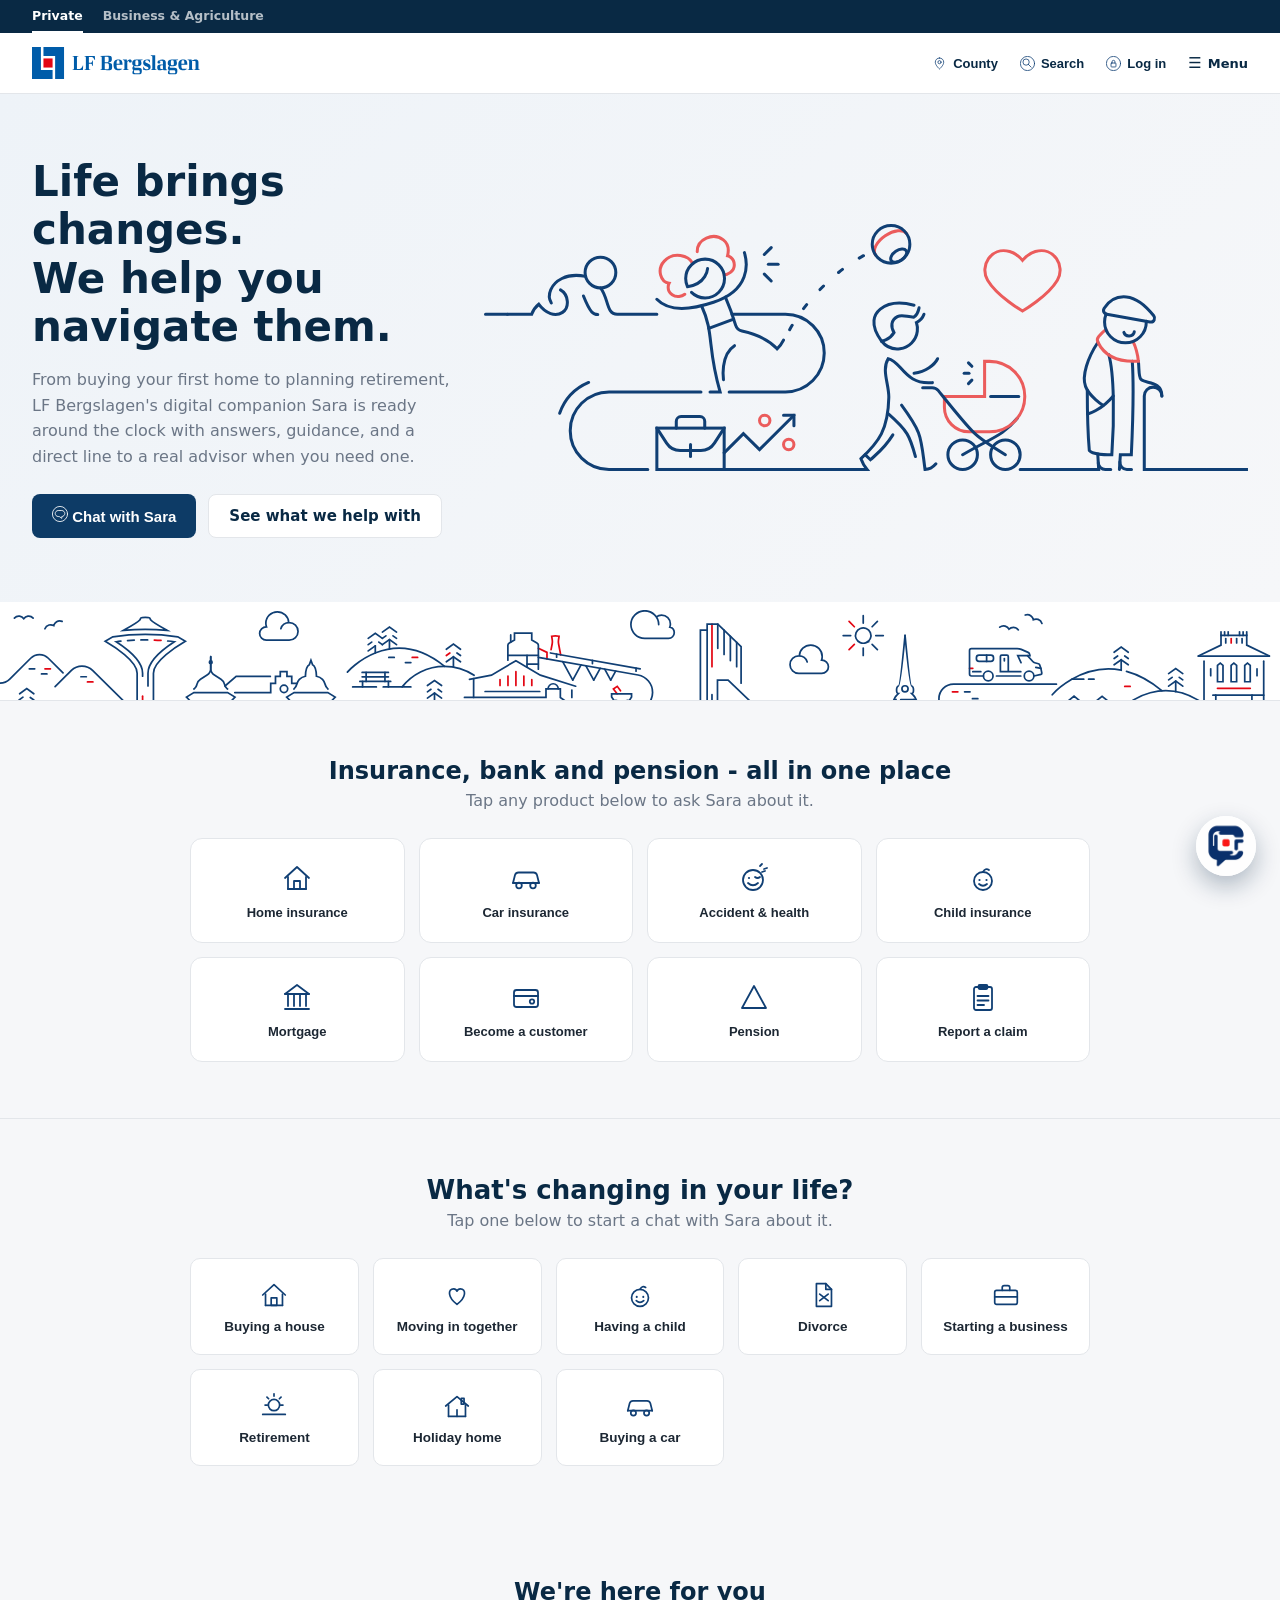
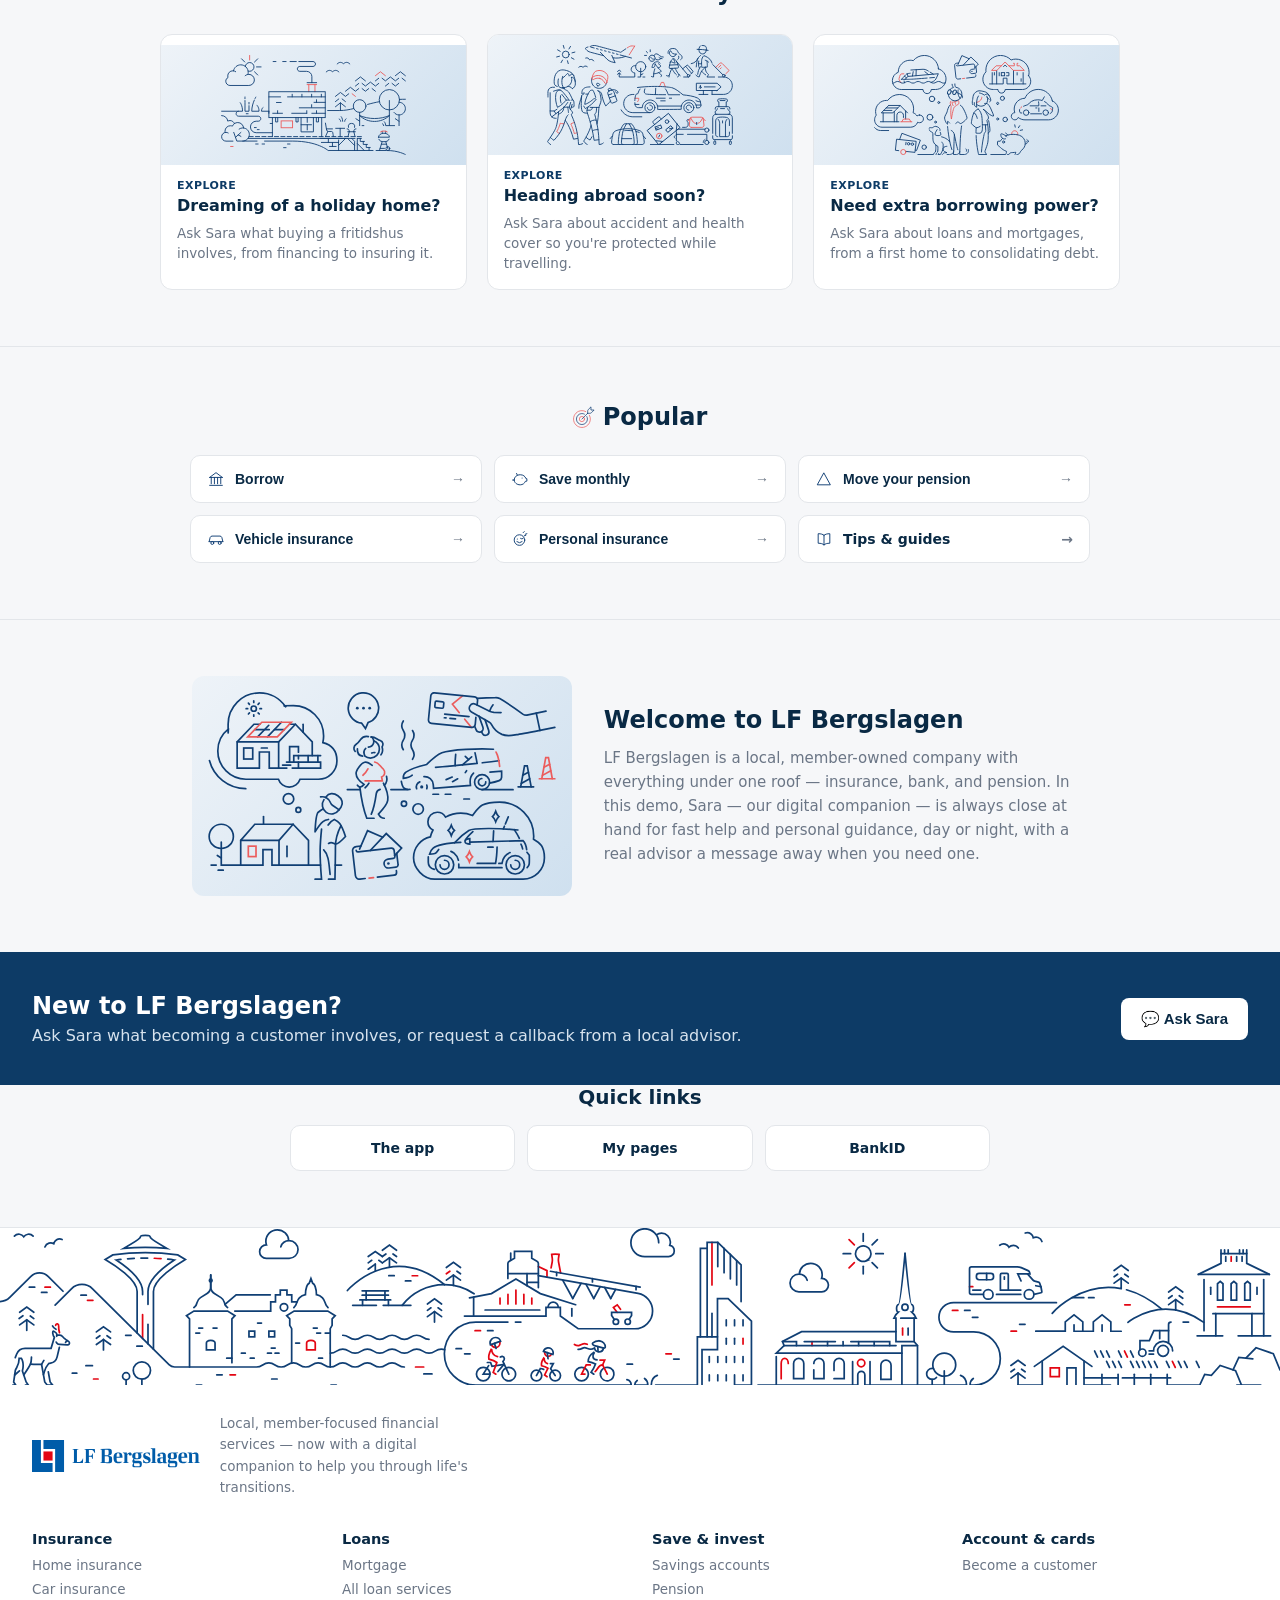
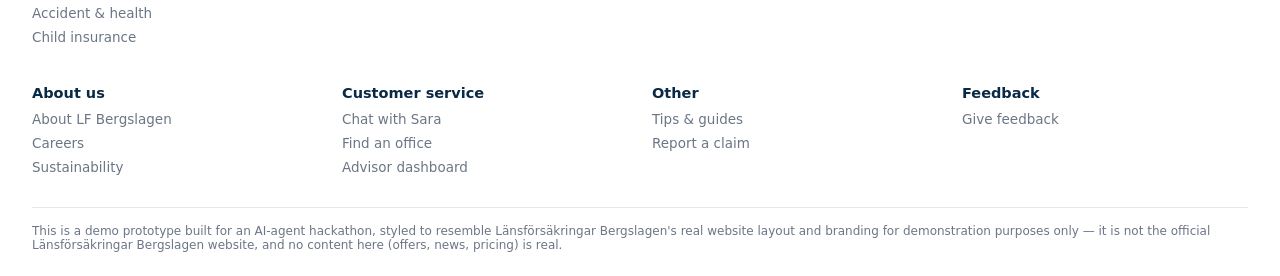
<file: frontend/site.html>
<!DOCTYPE html>
<html lang="en">
<head>
  <meta charset="UTF-8" />
  <meta name="viewport" content="width=device-width, initial-scale=1.0" />
  <title>LF Bergslagen — Demo site</title>
  <link rel="stylesheet" href="style.css" />
  <link rel="stylesheet" href="site.css" />
</head>
<body class="site-body">
  <div class="site-utility-bar">
    <div class="site-utility-tabs">
      <a href="#" class="site-utility-tab active">Private</a>
      <a href="#" class="site-utility-tab">Business &amp; Agriculture</a>
    </div>
  </div>

  <header class="site-nav">
    <div class="site-logo">
      <img class="site-logo-mark" src="assets/brand/lf-bergslagen-logo.svg" alt="LF Bergslagen" />
    </div>
    <nav class="site-icon-links">
      <button type="button" class="site-icon-link" id="nav-county-btn">
        <img class="site-icon-link-glyph-svg" src="assets/icons/icon-nav-county.svg" alt="" /><span>County</span>
      </button>
      <button type="button" class="site-icon-link" id="nav-search-btn">
        <img class="site-icon-link-glyph-svg" src="assets/icons/icon-search.svg" alt="" /><span>Search</span>
      </button>
      <button type="button" class="site-icon-link" id="nav-login-btn">
        <img class="site-icon-link-glyph-svg" src="assets/icons/icon-login.svg" alt="" /><span>Log in</span>
      </button>
      <a href="#products" class="site-icon-link">
        <span class="site-icon-link-glyph">☰</span><span>Menu</span>
      </a>
    </nav>
  </header>

  <main>
    <section class="hero">
      <div class="hero-copy">
        <h1>Life brings changes.<br />We help you navigate them.</h1>
        <p>
          From buying your first home to planning retirement, LF Bergslagen's
          digital companion Sara is ready around the clock with answers,
          guidance, and a direct line to a real advisor when you need one.
        </p>
        <div class="hero-actions">
          <button id="hero-chat-btn" class="btn btn-primary" type="button">
            <img class="btn-icon" src="assets/icons/icon-chat.svg" alt="" /> Chat with Sara
          </button>
          <a href="#life-moments" class="btn btn-secondary">See what we help with</a>
        </div>
      </div>
      <div class="hero-art" aria-hidden="true">
        <img class="hero-illustration" src="assets/illustrations/illus-communication.svg" alt="" />
      </div>
    </section>

    <div class="brand-strip" aria-hidden="true">
      <img src="assets/brand/brand-strip.svg" alt="" />
    </div>

    <section id="products" class="product-grid-section">
      <h2>Insurance, bank and pension - all in one place</h2>
      <p class="section-sub">Tap any product below to ask Sara about it.</p>
      <div class="product-icon-grid">
        <button class="product-icon-card" data-text="Tell me about home insurance">
          <img class="product-icon-glyph" src="assets/icons/icon-home.svg" alt="" /><span>Home insurance</span>
        </button>
        <button class="product-icon-card" data-text="Can you compare car insurance levels, which one should I choose?">
          <img class="product-icon-glyph" src="assets/icons/icon-car.svg" alt="" /><span>Car insurance</span>
        </button>
        <button class="product-icon-card" data-text="Tell me about accident and health insurance">
          <img class="product-icon-glyph" src="assets/icons/icon-accident-health.svg" alt="" /><span>Accident &amp; health</span>
        </button>
        <button class="product-icon-card" data-text="Tell me about child insurance">
          <img class="product-icon-glyph" src="assets/icons/icon-child.svg" alt="" /><span>Child insurance</span>
        </button>
        <button class="product-icon-card" data-text="I want to apply for a mortgage">
          <img class="product-icon-glyph" src="assets/icons/icon-mortgage.svg" alt="" /><span>Mortgage</span>
        </button>
        <button class="product-icon-card" data-text="I'd like to become a customer">
          <img class="product-icon-glyph" src="assets/icons/icon-wallet.svg" alt="" /><span>Become a customer</span>
        </button>
        <button class="product-icon-card" data-text="Tell me about pension and retirement savings">
          <img class="product-icon-glyph" src="assets/icons/icon-pension.svg" alt="" /><span>Pension</span>
        </button>
        <button class="product-icon-card" data-text="I want to report a claim">
          <img class="product-icon-glyph" src="assets/icons/icon-claim.svg" alt="" /><span>Report a claim</span>
        </button>
      </div>
    </section>

    <section id="life-moments" class="life-moments">
      <h2>What's changing in your life?</h2>
      <p class="section-sub">Tap one below to start a chat with Sara about it.</p>
      <div class="moment-grid">
        <button class="moment-card" data-text="I'd like help with buying a house"><img src="assets/icons/icon-home.svg" alt="" /><span>Buying a house</span></button>
        <button class="moment-card" data-text="My partner and I are moving in together"><img src="assets/icons/icon-heart.svg" alt="" /><span>Moving in together</span></button>
        <button class="moment-card" data-text="We're having a baby soon"><img src="assets/icons/icon-child.svg" alt="" /><span>Having a child</span></button>
        <button class="moment-card" data-text="I'm going through a divorce"><img src="assets/icons/icon-document.svg" alt="" /><span>Divorce</span></button>
        <button class="moment-card" data-text="I'm starting my own business"><img src="assets/icons/icon-briefcase.svg" alt="" /><span>Starting a business</span></button>
        <button class="moment-card" data-text="I'm retiring soon"><img src="assets/icons/icon-sunset.svg" alt="" /><span>Retirement</span></button>
        <button class="moment-card" data-text="I'd like help with buying a holiday home"><img src="assets/icons/icon-cottage.svg" alt="" /><span>Holiday home</span></button>
        <button class="moment-card" data-text="I'd like help with buying a car"><img src="assets/icons/icon-car.svg" alt="" /><span>Buying a car</span></button>
      </div>
    </section>

    <section class="offers-section">
      <h2>We're here for you</h2>
      <div class="offer-grid">
        <button class="offer-card" data-text="I'd like help with buying a holiday home">
          <img class="offer-card-art" src="assets/illustrations/illus-holiday-home.svg" alt="" />
          <span class="offer-tag">Explore</span>
          <h3>Dreaming of a holiday home?</h3>
          <p>Ask Sara what buying a fritidshus involves, from financing to insuring it.</p>
        </button>
        <button class="offer-card" data-text="Tell me about accident and health insurance">
          <img class="offer-card-art" src="assets/illustrations/illus-travel-insurance.svg" alt="" />
          <span class="offer-tag">Explore</span>
          <h3>Heading abroad soon?</h3>
          <p>Ask Sara about accident and health cover so you're protected while travelling.</p>
        </button>
        <button class="offer-card" data-text="I want to apply for a mortgage">
          <img class="offer-card-art" src="assets/illustrations/illus-loan.svg" alt="" />
          <span class="offer-tag">Explore</span>
          <h3>Need extra borrowing power?</h3>
          <p>Ask Sara about loans and mortgages, from a first home to consolidating debt.</p>
        </button>
      </div>
    </section>

    <section class="popular-section">
      <h2><img class="popular-heading-icon" src="assets/icons/icon-target.svg" alt="" /> Popular</h2>
      <div class="popular-grid">
        <button class="popular-link" data-text="I want to apply for a mortgage">
          <span class="popular-link-label"><img class="popular-link-icon" src="assets/icons/icon-mortgage.svg" alt="" />Borrow</span><span class="popular-link-arrow">→</span>
        </button>
        <button class="popular-link" data-text="Tell me about savings accounts">
          <span class="popular-link-label"><img class="popular-link-icon" src="assets/icons/icon-savings.svg" alt="" />Save monthly</span><span class="popular-link-arrow">→</span>
        </button>
        <button class="popular-link" data-text="I want to move my pension">
          <span class="popular-link-label"><img class="popular-link-icon" src="assets/icons/icon-pension.svg" alt="" />Move your pension</span><span class="popular-link-arrow">→</span>
        </button>
        <button class="popular-link" data-text="Can you compare car insurance levels, which one should I choose?">
          <span class="popular-link-label"><img class="popular-link-icon" src="assets/icons/icon-car.svg" alt="" />Vehicle insurance</span><span class="popular-link-arrow">→</span>
        </button>
        <button class="popular-link" data-text="Tell me about life insurance and personal insurance">
          <span class="popular-link-label"><img class="popular-link-icon" src="assets/icons/icon-accident-health.svg" alt="" />Personal insurance</span><span class="popular-link-arrow">→</span>
        </button>
        <a class="popular-link" href="https://www.lansforsakringar.se/bergslagen/privat/tips-guider/" target="_blank" rel="noopener">
          <span class="popular-link-label"><img class="popular-link-icon" src="assets/icons/icon-guide.svg" alt="" />Tips &amp; guides</span><span class="popular-link-arrow">→</span>
        </a>
      </div>
    </section>

    <section class="welcome-section">
      <img class="welcome-art" src="assets/illustrations/illus-personal-loan.svg" alt="" />
      <div class="welcome-copy">
        <h2>Welcome to LF Bergslagen</h2>
        <p>
          LF Bergslagen is a local, member-owned company with everything under one roof —
          insurance, bank, and pension. In this demo, Sara — our digital companion — is
          always close at hand for fast help and personal guidance, day or night, with a
          real advisor a message away when you need one.
        </p>
      </div>
    </section>

    <section id="become-customer" class="cta-band">
      <div>
        <h2>New to LF Bergslagen?</h2>
        <p>Ask Sara what becoming a customer involves, or request a callback from a local advisor.</p>
      </div>
      <button class="btn btn-primary cta-band-btn" type="button" data-text="I'd like to become a customer">💬 Ask Sara</button>
    </section>

    <section class="quick-links-section">
      <h2>Quick links</h2>
      <div class="quick-links-grid">
        <a href="#" class="quick-link">The app</a>
        <a href="#" class="quick-link">My pages</a>
        <a href="#" class="quick-link">BankID</a>
      </div>
    </section>
  </main>

  <footer class="site-footer">
    <div class="footer-illustration" aria-hidden="true">
      <img src="assets/brand/brand-strip.svg" alt="" />
    </div>

    <div class="footer-top">
      <div class="site-logo">
        <img class="site-logo-mark" src="assets/brand/lf-bergslagen-logo.svg" alt="LF Bergslagen" />
      </div>
      <p class="footer-blurb">Local, member-focused financial services — now with a digital companion to help you through life's transitions.</p>
    </div>

    <div class="footer-cols">
      <div>
        <strong>Insurance</strong>
        <button class="footer-link" data-text="Tell me about home insurance">Home insurance</button>
        <button class="footer-link" data-text="Can you compare car insurance levels, which one should I choose?">Car insurance</button>
        <button class="footer-link" data-text="Tell me about accident and health insurance">Accident &amp; health</button>
        <button class="footer-link" data-text="Tell me about child insurance">Child insurance</button>
      </div>
      <div>
        <strong>Loans</strong>
        <button class="footer-link" data-text="I want to apply for a mortgage">Mortgage</button>
        <button class="footer-link" data-text="What loan and mortgage options do you offer?">All loan services</button>
      </div>
      <div>
        <strong>Save &amp; invest</strong>
        <button class="footer-link" data-text="Tell me about savings accounts">Savings accounts</button>
        <button class="footer-link" data-text="Tell me about pension and retirement savings">Pension</button>
      </div>
      <div>
        <strong>Account &amp; cards</strong>
        <button class="footer-link" data-text="I'd like to become a customer">Become a customer</button>
      </div>
      <div>
        <strong>About us</strong>
        <a href="#">About LF Bergslagen</a>
        <a href="#">Careers</a>
        <a href="#">Sustainability</a>
      </div>
      <div>
        <strong>Customer service</strong>
        <a href="#" id="footer-chat-link">Chat with Sara</a>
        <a href="#">Find an office</a>
        <a href="/dashboard.html">Advisor dashboard</a>
      </div>
      <div>
        <strong>Other</strong>
        <a href="https://www.lansforsakringar.se/bergslagen/privat/tips-guider/" target="_blank" rel="noopener">Tips &amp; guides</a>
        <button class="footer-link" data-text="I want to report a claim">Report a claim</button>
      </div>
      <div>
        <strong>Feedback</strong>
        <a href="#">Give feedback</a>
      </div>
    </div>

    <p class="footer-disclaimer">
      This is a demo prototype built for an AI-agent hackathon, styled to resemble
      Länsförsäkringar Bergslagen's real website layout and branding for demonstration
      purposes only — it is not the official Länsförsäkringar Bergslagen website, and no
      content here (offers, news, pricing) is real.
    </p>
  </footer>

  <div id="chat-widget" class="chat-widget" hidden>
    <div class="chat-widget-header">
      <span>Sara · Digital Companion</span>
      <div class="chat-widget-header-actions">
        <button id="chat-widget-maximize" type="button" title="Expand" aria-label="Expand chat">⤢</button>
        <button id="chat-widget-fullscreen" type="button" title="Full screen" aria-label="Full screen chat">⛶</button>
        <button id="chat-widget-close" type="button" title="Minimize" aria-label="Minimize chat">✕</button>
      </div>
    </div>
    <iframe id="chat-widget-frame" class="chat-widget-frame" title="Chat with Sara" src="about:blank"></iframe>
  </div>
  <button id="chat-widget-fab" class="chat-widget-fab" type="button" aria-label="Open chat">
    <img src="assets/brand/chatbot-icon.png" alt="" />
  </button>

  <script src="site.js"></script>
</body>
</html>
</file>
<file: frontend/style.css>
:root {
  --lf-blue: #0d3b66;
  --lf-blue-dark: #092944;
  --lf-red: #e0202c;
  --lf-green: #1a7a4c;
  --bg: #f6f7f9;
  --bubble-assistant: #ffffff;
  --bubble-user: var(--lf-blue);
  --bubble-human: #f0f9f3;
  --text-main: #1c2733;
  --text-muted: #6b7686;
  --border: #e3e6ea;
}

* {
  box-sizing: border-box;
}

/* An author-stylesheet `display` rule (e.g. `.attachment-preview { display:
   flex }`) beats the user-agent stylesheet's `[hidden] { display: none }`
   rule regardless of selector specificity, because author-origin normal
   rules always outrank user-agent-origin normal rules in the cascade. Any
   element toggled via the `hidden` attribute needs this to actually hide. */
[hidden] {
  display: none !important;
}

html {
  height: 100%;
}

body {
  margin: 0;
  font-family: "Segoe UI", system-ui, -apple-system, sans-serif;
  background: var(--bg);
  color: var(--text-main);
  height: 100vh;
  overflow: hidden;
  display: flex;
  flex-direction: column;
}

.topbar {
  background: var(--lf-blue);
  color: white;
  padding: 12px 20px;
  display: flex;
  align-items: center;
  justify-content: space-between;
  gap: 10px;
}

.app-shell {
  flex: 1;
  display: flex;
  min-height: 0;
  overflow: hidden;
}

.sidebar {
  width: 300px;
  min-width: 280px;
  background: white;
  border-right: 1px solid var(--border);
  display: flex;
  flex-direction: column;
  padding: 12px;
  overflow: hidden;
}

.sidebar-header {
  display: flex;
  align-items: center;
  justify-content: space-between;
  gap: 6px;
  margin-bottom: 10px;
}

.new-chat-btn {
  background: var(--lf-blue);
  color: white;
  border: none;
  border-radius: 8px;
  padding: 10px;
  font-weight: 600;
  font-size: 13.5px;
  cursor: pointer;
}

.chat-search {
  margin-bottom: 10px;
}

.chat-search input {
  width: 100%;
  padding: 8px 10px;
  border: 1px solid var(--border);
  border-radius: 8px;
  font-size: 13px;
  color: var(--text-main);
  background: white;
}

.chat-search input:focus {
  outline: none;
  border-color: var(--lf-blue);
}

.chat-search-empty {
  padding: 10px;
  font-size: 12.5px;
  color: var(--text-muted);
  text-align: center;
}

.toast {
  position: fixed;
  left: 50%;
  bottom: 24px;
  transform: translate(-50%, 12px);
  max-width: min(420px, calc(100vw - 32px));
  background: var(--lf-blue-dark);
  color: white;
  font-size: 13px;
  padding: 10px 16px;
  border-radius: 10px;
  box-shadow: 0 6px 20px rgba(0, 0, 0, 0.2);
  opacity: 0;
  pointer-events: none;
  transition: opacity 0.2s ease, transform 0.2s ease;
  z-index: 50;
}

.toast.visible {
  opacity: 1;
  transform: translate(-50%, 0);
}

/* Claude-style collapse: hide the previous-chats sidebar entirely and let
   the chat column reclaim that width (see the wider max-width rule below),
   with a "show sidebar" button appearing in the topbar to bring it back. */
.sidebar-toggle-btn {
  background: white;
  border: 1px solid var(--border);
  border-radius: 8px;
  color: var(--text-muted);
  cursor: pointer;
  flex-shrink: 0;
  font-size: 15px;
  line-height: 1;
  padding: 0;
  height: 36px;
  width: 36px;
}

.sidebar-toggle-btn:hover {
  background: #eef3f8;
  color: var(--lf-blue-dark);
}

.topbar-left {
  display: flex;
  align-items: center;
  gap: 10px;
  min-width: 0;
}

.topbar-sidebar-toggle {
  background: rgba(255, 255, 255, 0.12);
  border-color: rgba(255, 255, 255, 0.4);
  color: white;
}

.topbar-sidebar-toggle:hover {
  background: rgba(255, 255, 255, 0.22);
  color: white;
}

body.sidebar-collapsed .sidebar {
  display: none;
}

body.sidebar-collapsed #sidebar-show-btn {
  display: inline-flex;
  align-items: center;
  justify-content: center;
}

.new-chat-btn:hover {
  background: var(--lf-blue-dark);
}

/* Wraps the heading/search/list so the whole "Chats" section can collapse
   as one unit (see #chats-toggle-btn in app.js) - it, not .chat-list
   directly, is the sidebar's flex item now, so it passes sizing through to
   its own children via display:flex the same way. */
.chats-section {
  display: flex;
  flex: 1 1 auto;
  flex-direction: column;
  min-height: 32px;
}

.chats-section-header {
  align-items: center;
  display: flex;
  justify-content: space-between;
  gap: 8px;
  margin-bottom: 8px;
}

.chats-section-body {
  display: flex;
  flex: 1 1 auto;
  flex-direction: column;
  min-height: 0;
}

.chat-list-heading {
  color: var(--text-muted);
  font-size: 11.5px;
  font-weight: 700;
  letter-spacing: 0.04em;
  margin: 0;
  text-transform: uppercase;
}

.chat-list {
  display: flex;
  flex: 1 1 auto;
  flex-direction: column;
  gap: 2px;
  min-height: 120px;
  overflow-y: auto;
}

.chat-item {
  align-items: center;
  display: flex;
  gap: 6px;
  min-height: 34px;
  padding: 6px 16px 6px 10px;
  border-radius: 7px;
  font-size: 13px;
  color: var(--text-main);
  position: relative;
}

.chat-item-title {
  color: inherit;
  cursor: pointer;
  flex: 1;
  font: inherit;
  line-height: 1.35;
  min-width: 0;
  overflow: hidden;
  text-align: left;
  text-overflow: ellipsis;
  white-space: nowrap;
}

.chat-item-title:focus-visible {
  border-radius: 3px;
  outline: 2px solid var(--lf-blue);
  outline-offset: 2px;
}

/* Small delete control tucked into the item's top-right corner; only
   shown when the chat is hovered or the button has keyboard focus. */
.chat-delete-btn {
  align-items: center;
  background: white;
  border: 1px solid var(--border);
  border-radius: 3px;
  color: var(--text-muted);
  cursor: pointer;
  display: inline-flex;
  font-size: 11px;
  height: 14px;
  justify-content: center;
  line-height: 1;
  opacity: 0;
  padding: 0 0 1px;
  position: absolute;
  right: 2px;
  top: 2px;
  transition: opacity 120ms ease;
  width: 14px;
}

.chat-item:hover .chat-delete-btn,
.chat-delete-btn:focus-visible {
  opacity: 1;
}

.chat-delete-btn:hover {
  background: #fbe9ea;
  border-color: var(--lf-red);
  color: var(--lf-red);
}

.chat-item:hover {
  background: var(--bg);
}

.chat-item.active {
  background: #eef3f8;
  color: var(--lf-blue-dark);
  font-weight: 600;
}

.plan-panel {
  border-top: 1px solid var(--border);
  margin-top: 14px;
  padding-top: 14px;
  flex: 0 1 auto;
  max-height: 38vh;
  overflow-y: auto;
}

.plan-panel-header {
  align-items: center;
  display: flex;
  justify-content: space-between;
  gap: 8px;
}

.plan-heading {
  color: var(--lf-blue-dark);
  font-size: 14px;
  font-weight: 700;
  margin: 0 0 4px;
}

.plan-panel-header .plan-heading {
  margin: 0;
}

/* Left-panel mini-portfolio: what an authenticated customer has talked to
   Sara about, and how far each thing has gotten - see interaction_history.py
   for how priority/status_label are derived. Sits below the chat list,
   inside the same scrolling sidebar column. */
.portfolio-panel {
  margin-top: 14px;
  padding-top: 14px;
  border-top: 1px solid var(--border);
  display: flex;
  flex-direction: column;
  gap: 8px;
  flex: 0 1 auto;
  max-height: 38vh;
  overflow-y: auto;
}

.portfolio-header {
  display: flex;
  align-items: center;
  justify-content: space-between;
  gap: 8px;
}

.activity-stat-row {
  align-items: center;
  display: flex;
  justify-content: space-between;
  font-size: 12.5px;
}

.activity-stat-label {
  color: var(--text-main);
}

.activity-stat-value {
  color: var(--lf-blue-dark);
  font-weight: 700;
}

.activity-section {
  border-top: 1px solid var(--border);
  padding-top: 8px;
  display: flex;
  flex-direction: column;
  gap: 4px;
}

.activity-section-heading {
  color: var(--text-muted);
  font-size: 11px;
  font-weight: 700;
  letter-spacing: 0.03em;
  text-transform: uppercase;
}

.activity-list-row {
  color: var(--text-main);
  font-size: 12.5px;
  overflow: hidden;
  text-overflow: ellipsis;
  white-space: nowrap;
}

.portfolio-title {
  font-size: 11.5px;
  font-weight: 700;
  letter-spacing: 0.04em;
  text-transform: uppercase;
  color: var(--text-muted);
}

.portfolio-items {
  display: flex;
  flex-direction: column;
  gap: 6px;
}

.portfolio-empty {
  font-size: 12.5px;
  color: var(--text-muted);
  padding: 4px 2px;
}

.portfolio-item {
  border: 1px solid var(--border);
  border-radius: 8px;
  padding: 8px 10px;
  display: flex;
  flex-direction: column;
  gap: 3px;
  background: white;
}

.portfolio-item.priority-high {
  border-color: var(--lf-red);
  background: #fdf2f2;
}

.portfolio-item-top {
  display: flex;
  align-items: center;
  justify-content: space-between;
  gap: 6px;
}

.portfolio-item-label {
  font-size: 12.5px;
  font-weight: 600;
  color: var(--text-main);
  overflow: hidden;
  text-overflow: ellipsis;
  white-space: nowrap;
}

.plan-panel-toggle-btn {
  align-items: center;
  background: white;
  border: 1px solid var(--border);
  border-radius: 5px;
  color: var(--text-muted);
  cursor: pointer;
  display: inline-flex;
  flex-shrink: 0;
  font-size: 13px;
  height: 20px;
  justify-content: center;
  line-height: 1;
  width: 20px;
}

.plan-panel-toggle-btn:hover {
  background: #eef3f8;
  color: var(--lf-blue-dark);
}

.plan-panel-body {
  padding-top: 4px;
}

.plan-progress,
.plan-empty-copy,
.plan-date {
  color: var(--text-muted);
  font-size: 12px;
  line-height: 1.4;
  margin: 0 0 10px;
}

.plan-phase {
  color: var(--lf-blue-dark);
  font-size: 11px;
  font-weight: 700;
  margin: 13px 0 5px;
  text-transform: uppercase;
}

.plan-task {
  align-items: flex-start;
  display: flex;
  gap: 7px;
  margin: 7px 0;
}

.plan-task input {
  margin: 3px 0 0;
}

.plan-task-label {
  cursor: pointer;
  display: block;
  min-width: 0;
}

.plan-task-title {
  display: block;
  font-size: 12px;
  line-height: 1.25;
}

.plan-task.done .plan-task-title {
  color: var(--text-muted);
  text-decoration: line-through;
}

.plan-task-meta {
  color: var(--text-muted);
  display: block;
  font-size: 10px;
  margin-top: 2px;
}

.plan-create-btn {
  background: white;
  border: 1px solid var(--lf-blue);
  border-radius: 7px;
  color: var(--lf-blue);
  cursor: pointer;
  font-size: 12px;
  font-weight: 700;
  padding: 8px;
  width: 100%;
}

.plan-create-btn:hover {
  background: #eef3f8;
}

.portfolio-item-date {
  font-size: 10.5px;
  color: var(--text-muted);
  white-space: nowrap;
}

.portfolio-item-meta {
  display: flex;
  align-items: center;
  gap: 6px;
}

.portfolio-badge {
  display: inline-block;
  font-size: 10px;
  font-weight: 700;
  letter-spacing: 0.02em;
  text-transform: uppercase;
  padding: 2px 7px;
  border-radius: 999px;
}

.portfolio-badge.status-open {
  background: #eaf1fb;
  color: var(--lf-blue-dark);
}

.portfolio-badge.status-done {
  background: #e7f5ee;
  color: var(--lf-green);
}

.portfolio-badge.status-high {
  background: var(--lf-red);
  color: white;
}

.portfolio-case-id {
  font-size: 10.5px;
  color: var(--text-muted);
}

.brand {
  cursor: pointer;
  display: flex;
  align-items: center;
  gap: 10px;
}

.brand-text {
  display: flex;
  flex-direction: column;
  line-height: 1.25;
}

.brand-name {
  font-weight: 600;
  font-size: 16px;
}

.brand-sub {
  color: #c7d4e2;
  font-size: 15px;
}

.avatar {
  width: 34px;
  height: 34px;
  min-width: 34px;
  border-radius: 50%;
  display: flex;
  align-items: center;
  justify-content: center;
  font-weight: 700;
  font-size: 14px;
  color: white;
}

.avatar-ai {
  background: white;
  border: 1px solid var(--border);
}

.avatar-ai img {
  width: 68%;
  height: 68%;
}

.avatar-human {
  background: var(--lf-green);
}

.header-actions {
  display: flex;
  align-items: center;
  gap: 10px;
}

.lang-toggle {
  display: flex;
  border: 1px solid rgba(255, 255, 255, 0.4);
  border-radius: 999px;
  overflow: hidden;
}

.lang-btn {
  background: transparent;
  color: #c7d4e2;
  border: none;
  padding: 6px 10px;
  font-size: 12px;
  font-weight: 700;
  cursor: pointer;
}

.lang-btn.active {
  background: white;
  color: var(--lf-blue-dark);
}

.human-btn {
  align-items: center;
  background: none;
  border: none;
  color: white;
  cursor: pointer;
  display: inline-flex;
  font-size: 13px;
  font-weight: 600;
  gap: 6px;
  padding: 6px 4px;
  white-space: nowrap;
}

.human-btn-icon {
  flex-shrink: 0;
}

.human-btn:hover {
  color: rgba(255, 255, 255, 0.8);
}

.human-btn:disabled {
  opacity: 0.6;
  cursor: default;
}

.chat-shell {
  flex: 1;
  display: flex;
  flex-direction: column;
  width: 100%;
  padding: 16px 32px;
  min-height: 0;
  overflow: hidden;
}

/* .chat-shell itself is intentionally unconstrained (fills .app-shell's
   full remaining width) so .messages' own edge-to-edge bleed below reaches
   the panel's true right edge instead of stopping ~750px short of it on a
   wide screen - .chat-shell used to cap out at 1500px and center itself,
   which put empty space (and the scrollbar) well inboard of the real edge.
   Everything else in the column still reads best at a bounded width, so
   they get their own centered max-width here instead. */
.progress-ring-bar,
.chips,
.attachment-preview,
.rating-bar,
.composer {
  max-width: 1500px;
  margin-left: auto;
  margin-right: auto;
  width: 100%;
}

.chat-shell.drag-over {
  outline: 2px dashed var(--lf-blue);
  outline-offset: -8px;
  background: #eef3f8;
}

/* Task Completion Ring: gamifies progress through a mortgage flow (Loan
   Promise/Loan Offer) - see compute_transition_progress in
   backend/agents/mortgage_agent.py. Sticky above the message list, hidden
   until a flow actually starts. */
.progress-ring-bar {
  display: flex;
  align-items: center;
  gap: 14px;
  padding: 10px 16px;
  background: white;
  border-bottom: 1px solid var(--border);
  flex-shrink: 0;
}

.progress-ring {
  position: relative;
  width: 56px;
  height: 56px;
  flex-shrink: 0;
}

.progress-ring-svg {
  width: 56px;
  height: 56px;
  transform: rotate(-90deg);
}

.progress-ring-track {
  fill: none;
  stroke: var(--border);
  stroke-width: 6;
}

.progress-ring-fill {
  fill: none;
  stroke: var(--lf-blue);
  stroke-width: 6;
  stroke-linecap: round;
  transition: stroke-dashoffset 0.4s ease;
}

.progress-ring-percent {
  position: absolute;
  inset: 0;
  display: flex;
  align-items: center;
  justify-content: center;
  font-size: 12px;
  font-weight: 700;
  color: var(--lf-blue-dark);
}

.progress-ring-info {
  flex: 1;
  min-width: 0;
}

.progress-ring-title {
  display: block;
  font-size: 12.5px;
  font-weight: 700;
  color: var(--lf-blue-dark);
  margin-bottom: 6px;
}

.progress-steps {
  display: flex;
  align-items: center;
  gap: 6px;
  flex-wrap: wrap;
}

.progress-step {
  display: flex;
  align-items: center;
  gap: 5px;
}

.progress-step:not(:last-child)::after {
  content: "";
  width: 14px;
  height: 1px;
  background: var(--border);
  margin-left: 6px;
}

.progress-step-dot {
  display: flex;
  align-items: center;
  justify-content: center;
  width: 18px;
  height: 18px;
  border-radius: 50%;
  border: 1.5px solid var(--border);
  color: var(--text-main);
  font-size: 10.5px;
  font-weight: 700;
  flex-shrink: 0;
}

.progress-step.done .progress-step-dot {
  background: var(--lf-blue);
  border-color: var(--lf-blue);
  color: white;
}

.progress-step-label {
  font-size: 11px;
  color: var(--text-main);
  white-space: nowrap;
}

.document-review-card {
  align-self: flex-start;
  width: min(100%, 520px);
  padding: 12px 14px;
  border: 1px solid #c9dce9;
  border-left: 4px solid var(--lf-blue);
  border-radius: 8px;
  background: #f5f9fc;
  color: var(--text-main);
  font-size: 12px;
}

.document-review-card strong {
  display: block;
  color: var(--lf-blue-dark);
  margin-bottom: 8px;
}

.document-review-card dl {
  display: grid;
  grid-template-columns: 1fr auto;
  gap: 5px 16px;
  margin: 0;
}

.document-review-card dt,
.document-review-card dd {
  margin: 0;
}

.document-review-card dd {
  font-weight: 700;
  text-align: right;
}

.document-review-card p {
  margin: 8px 0 0;
  color: var(--text-muted);
}

@media (max-width: 480px) {
  .progress-step-label {
    display: none;
  }
}

.messages {
  position: relative;
  flex: 1;
  min-height: 0;
  overflow-y: auto;
  display: flex;
  flex-direction: column;
  gap: 12px;
  /* Bleed to the full width of .chat-shell (canceling its side padding via
     negative margin, then reapplying it as our own padding) so the
     scrollbar renders flush against the panel's true edge instead of
     sitting ~32px inboard of it. */
  margin: 0 -32px;
  padding: 0 32px 12px;

  background-color: rgba(245, 246, 248, 0.82);
  background-image: url("assets/Images/chat-background.png");
  background-repeat: no-repeat;
  background-position: center center;
  background-size: 700px auto;
  background-attachment: scroll;
  background-blend-mode: lighten;
}

.msg {
  max-width: min(760px, 80%);
  padding: 12px 14px;
  border-radius: 12px;
  line-height: 1.45;
  font-size: 14.5px;
  white-space: pre-wrap;
}

.msg.assistant {
  background: var(--bubble-assistant);
  border: 1px solid var(--border);
  align-self: flex-start;
  border-bottom-left-radius: 4px;
}

.msg.assistant p {
  margin: 0 0 10px;
}

.msg.assistant p:last-child {
  margin-bottom: 0;
}

.msg.assistant ul,
.msg.assistant ol {
  margin: 0 0 10px;
  padding-left: 20px;
}

.msg.assistant li {
  margin-bottom: 4px;
}

.msg.assistant a {
  color: var(--lf-blue);
  font-weight: 600;
  text-decoration: underline;
}

.msg.assistant strong {
  color: var(--lf-blue-dark);
}

.msg.user {
  background: var(--bubble-user);
  color: white;
  align-self: flex-end;
  border-bottom-right-radius: 4px;
}

.msg.pending {
  color: var(--text-muted);
  font-style: italic;
}

.msg-label {
  margin-bottom: 4px;
}

.msg.human {
  background: var(--bubble-human);
  border: 1px solid #cdeadb;
  align-self: flex-start;
  border-bottom-left-radius: 4px;
}

.msg.human .msg-label {
  color: var(--lf-green);
}

.msg.system-note {
  align-self: center;
  background: transparent;
  color: var(--text-muted);
  font-size: 12.5px;
  font-style: italic;
  padding: 2px 8px;
}

.chat-status-message {
  align-self: flex-start;
  max-width: min(420px, 85%);
  background: var(--bg);
  border: 1px solid var(--border);
  border-radius: 12px;
  padding: 10px 16px;
  color: var(--text-muted);
  font-size: 12px;
  line-height: 1.4;
}

.msg.attachment {
  background: #eef3f8;
  border: 1px dashed #b9c9dc;
  align-self: flex-end;
  color: var(--lf-blue-dark);
  font-size: 13.5px;
  min-width: min(360px, 80%);
  white-space: normal;
}

.sent-attachment-title {
  font-weight: 700;
  margin-bottom: 8px;
}

.sent-attachment {
  background: white;
  border: 1px solid var(--border);
  border-radius: 6px;
  display: flex;
  align-items: center;
  gap: 8px;
  margin-top: 6px;
  min-width: 0;
  padding: 8px;
}

.sent-attachment-name {
  flex: 1;
  font-weight: 600;
  min-width: 0;
  overflow-wrap: anywhere;
}

.sent-attachment-view {
  background: var(--lf-blue);
  border: none;
  border-radius: 6px;
  color: white;
  cursor: pointer;
  font-size: 12px;
  font-weight: 700;
  padding: 6px 10px;
  white-space: nowrap;
}

.sent-attachment-thumb {
  border-radius: 4px;
  height: 34px;
  object-fit: cover;
  width: 34px;
}

.sent-attachment-icon {
  align-items: center;
  background: #eef3f8;
  border-radius: 4px;
  display: flex;
  flex-shrink: 0;
  font-size: 18px;
  height: 34px;
  justify-content: center;
  width: 34px;
}

.attachment-viewer {
  align-items: center;
  background: rgba(9, 41, 68, 0.45);
  display: flex;
  inset: 0;
  justify-content: center;
  padding: 20px;
  position: fixed;
  z-index: 1000;
}

.attachment-viewer-modal {
  background: white;
  border-radius: 8px;
  box-shadow: 0 18px 50px rgba(9, 41, 68, 0.25);
  display: flex;
  flex-direction: column;
  max-height: min(720px, 90vh);
  max-width: min(760px, 94vw);
  overflow: hidden;
  width: 100%;
}

.attachment-viewer-header {
  align-items: center;
  border-bottom: 1px solid var(--border);
  display: flex;
  gap: 12px;
  justify-content: space-between;
  padding: 12px 14px;
}

.attachment-viewer-header strong {
  overflow-wrap: anywhere;
}

.attachment-viewer-header button,
.attachment-viewer-open {
  background: var(--lf-blue);
  border: none;
  border-radius: 6px;
  color: white;
  cursor: pointer;
  font-weight: 700;
  padding: 7px 11px;
  text-decoration: none;
}

.attachment-viewer-actions {
  align-items: center;
  display: flex;
  flex-shrink: 0;
  gap: 8px;
}

.attachment-viewer-content-label {
  color: var(--text-muted);
  font-size: 12px;
  font-weight: 700;
  padding: 12px 14px 0;
}

.attachment-viewer-content {
  color: var(--text-main);
  font-family: inherit;
  font-size: 13px;
  line-height: 1.45;
  margin: 0;
  overflow: auto;
  padding: 8px 14px 14px;
  white-space: pre-wrap;
}

.attachment-viewer-image {
  display: block;
  max-height: 320px;
  max-width: 100%;
  object-fit: contain;
  padding: 14px 14px 0;
}

.attachment-viewer-frame {
  background: #525659;
  border: none;
  flex: 1;
  min-height: min(560px, 70vh);
  width: 100%;
}

.attachment-viewer-placeholder {
  align-items: center;
  color: var(--text-muted);
  display: flex;
  flex-direction: column;
  gap: 8px;
  padding: 28px 14px;
  text-align: center;
}

.attachment-viewer-placeholder-icon {
  font-size: 40px;
}

.chips {
  padding: 8px 0 4px;
}

/* The initial "not sure where to start" topic list -- a dropdown instead
   of a big wrapped grid of pill buttons, so it stays compact both on the
   full-page chat and when the chat is embedded narrow (see site.js widget). */
.topic-dropdown {
  display: inline-block;
  position: relative;
}

.topic-dropdown-toggle {
  align-items: center;
  background: white;
  border: 1px solid var(--border);
  border-radius: 8px;
  color: var(--lf-blue-dark);
  cursor: pointer;
  display: flex;
  font-size: 13.5px;
  font-weight: 600;
  gap: 8px;
  padding: 8px 12px;
}

.topic-dropdown-toggle:hover {
  border-color: var(--lf-blue);
}

.topic-dropdown-toggle .caret {
  color: var(--text-muted);
  font-size: 11px;
  transition: transform 0.15s ease;
}

.topic-dropdown-toggle.open .caret {
  transform: rotate(180deg);
}

.topic-dropdown-menu {
  background: white;
  border: 1px solid var(--border);
  border-radius: 8px;
  bottom: 100%;
  box-shadow: 0 12px 30px rgba(9, 41, 68, 0.15);
  left: 0;
  margin-bottom: 6px;
  max-height: 260px;
  overflow-y: auto;
  position: absolute;
  width: max(240px, 100%);
  z-index: 20;
}

.topic-dropdown-item {
  background: none;
  border: none;
  color: var(--text-main);
  cursor: pointer;
  display: block;
  font-size: 13.5px;
  padding: 9px 12px;
  text-align: left;
  width: 100%;
}

.topic-dropdown-item:hover {
  background: #eef3f8;
  color: var(--lf-blue-dark);
}

.topic-dropdown-item + .topic-dropdown-item {
  border-top: 1px solid var(--border);
}

.suggestions {
  display: flex;
  flex-wrap: wrap;
  gap: 8px;
  align-self: flex-start;
  max-width: min(760px, 80%);
  margin-top: -4px;
}

.suggestion-chip {
  background: white;
  border: 1px solid var(--lf-blue);
  color: var(--lf-blue);
  border-radius: 999px;
  padding: 5px 11px;
  font-size: 12.5px;
  cursor: pointer;
}

.suggestion-chip:hover {
  background: #eef3f8;
}

.offers-wrapper {
  align-self: stretch;
  margin-top: 2px;
}

.offers-heading {
  font-size: 12px;
  font-weight: 700;
  color: var(--text-muted);
  text-transform: uppercase;
  letter-spacing: 0.03em;
  margin-bottom: 8px;
}

.offers-row {
  display: flex;
  gap: 10px;
  overflow-x: auto;
  padding-bottom: 4px;
}

.offer-card {
  background: white;
  border: 1px solid var(--border);
  border-radius: 10px;
  overflow: hidden;
  flex: 0 0 220px;
  display: flex;
  flex-direction: column;
}

.offer-card-image {
  width: 100%;
  height: 110px;
  object-fit: cover;
  display: block;
}

.offer-card-body {
  padding: 10px 12px;
  display: flex;
  flex-direction: column;
  gap: 4px;
}

.offer-card-category {
  font-size: 10.5px;
  font-weight: 700;
  color: var(--lf-red);
  text-transform: uppercase;
  letter-spacing: 0.03em;
}

.offer-card-title {
  font-size: 13.5px;
  margin: 0;
  color: var(--lf-blue-dark);
  line-height: 1.3;
}

.offer-card-teaser {
  font-size: 12px;
  color: var(--text-muted);
  margin: 0;
  line-height: 1.35;
}

.offer-card-cta {
  margin-top: 6px;
  align-self: flex-start;
  background: var(--lf-blue);
  color: white;
  text-decoration: none;
  border-radius: 6px;
  padding: 6px 12px;
  font-size: 12px;
  font-weight: 600;
}

.offer-card-cta:hover {
  background: var(--lf-blue-dark);
}

/* Comparison table (e.g. car insurance tiers) - real, structured data
   rendered by addComparisonTable() in app.js, not typed out by the LLM.
   Same content-width convention as .msg/.suggestions so it lines up with
   the rest of the conversation column. */
.comparison-table-wrapper {
  align-self: flex-start;
  max-width: min(760px, 90%);
  width: 100%;
  margin-top: -4px;
}

.comparison-table-scroll {
  overflow-x: auto;
  background: white;
  border: 1px solid var(--border);
  border-radius: 12px;
}

.comparison-table {
  border-collapse: collapse;
  width: 100%;
  font-size: 13.5px;
  white-space: nowrap;
}

.comparison-table th,
.comparison-table td {
  padding: 9px 14px;
  border-bottom: 1px solid var(--border);
  text-align: left;
}

.comparison-table thead th {
  background: var(--lf-blue);
  color: white;
  font-weight: 700;
  position: sticky;
  top: 0;
}

.comparison-table tbody th {
  font-weight: 600;
  color: var(--text-main);
  background: white;
  position: sticky;
  left: 0;
}

.comparison-table tbody tr:last-child th,
.comparison-table tbody tr:last-child td {
  border-bottom: none;
}

.comparison-table td {
  text-align: center;
}

.comparison-table .cmp-yes {
  color: var(--lf-green);
  font-weight: 700;
}

.comparison-table .cmp-no {
  color: var(--text-muted);
}

/* Home insurance tier table (text-per-cell, not checkmarks) - see
   renderTierComparisonTable in app.js. */
.comparison-table-detail {
  white-space: normal;
}

.comparison-table-detail td {
  text-align: left;
  vertical-align: top;
  min-width: 160px;
}

.comparison-table-detail td.tier-recommended {
  background: #eaf1fa;
}

.tier-toggle {
  display: flex;
  gap: 6px;
  margin-bottom: 8px;
}

.tier-toggle-btn {
  padding: 5px 12px;
  border-radius: 999px;
  border: 1px solid var(--border);
  background: white;
  color: var(--text-main);
  font-size: 12px;
  font-weight: 600;
  cursor: pointer;
}

.tier-toggle-btn.active {
  background: var(--lf-blue);
  border-color: var(--lf-blue);
  color: white;
}

.comparison-table-detail .tier-badge-table-row th {
  background: transparent;
  border: 0;
  padding: 0 6px 4px;
  text-align: center;
  vertical-align: bottom;
}

.comparison-table-detail .tier-badge-table-row .tier-badge-table-cell {
  min-width: 160px;
}
.tier-badge {
  display: inline-block;
  background: var(--lf-green);
  color: white;
  font-size: 11px;
  font-weight: 700;
  padding: 3px 10px;
  border-radius: 999px;
  white-space: nowrap;
}

.tier-recommendation-note {
  margin-top: 8px;
  padding: 10px 12px;
  background: #eaf1fa;
  border: 1px solid var(--border);
  border-radius: 10px;
  font-size: 12.5px;
  color: var(--text-main);
  line-height: 1.5;
}

.inline-form {
  align-self: flex-start;
  max-width: min(600px, 85%);
  background: white;
  border: 1px solid var(--border);
  border-radius: 12px;
  padding: 14px 16px;
  display: flex;
  flex-direction: column;
  gap: 12px;
}

.inline-form h3 {
  margin: 0;
  font-size: 14px;
  color: var(--lf-blue-dark);
}

.inline-form-fields {
  display: flex;
  flex-direction: column;
  gap: 12px;
}

.inline-form-field {
  display: flex;
  flex-direction: column;
  gap: 6px;
}

.inline-form-field label {
  font-size: 13px;
  font-weight: 600;
  color: var(--text-main);
}

.inline-form-field input[type="text"] {
  padding: 9px 11px;
  border-radius: 8px;
  border: 1px solid var(--border);
  font-size: 14px;
  font-family: inherit;
}

.inline-form-field input[type="text"]:focus {
  outline: 2px solid var(--lf-blue);
}

.inline-form-yesno {
  display: flex;
  gap: 16px;
}

.inline-form-radio {
  display: flex;
  align-items: center;
  gap: 5px;
  font-size: 13.5px;
  cursor: pointer;
}

.inline-form-error {
  margin: 0;
  font-size: 12.5px;
  color: var(--lf-red);
  min-height: 0;
}

.inline-form button[type="submit"] {
  align-self: flex-start;
}

.inline-form-submitted {
  background: #f4faf7;
  border-color: #cfe9dc;
  padding: 10px 14px;
  gap: 6px;
}

.auth-choice-card {
  align-self: flex-start;
  max-width: min(420px, 85%);
  background: white;
  border: 1px solid var(--border);
  border-radius: 12px;
  padding: 18px 20px;
  display: flex;
  flex-direction: column;
  gap: 14px;
}

.auth-choice-heading {
  margin: 0;
  font-size: 15px;
  font-weight: 700;
  color: var(--lf-blue-dark);
}

.auth-choice-options {
  display: flex;
  flex-direction: column;
}

.auth-choice-option {
  display: flex;
  align-items: flex-start;
  gap: 10px;
  padding: 12px 0;
  cursor: pointer;
  border-bottom: 1px solid var(--border);
}

div.auth-choice-option {
  cursor: default;
}

.auth-choice-option:last-child {
  border-bottom: none;
}

.auth-choice-option input[type="radio"] {
  margin-top: 3px;
  width: 16px;
  height: 16px;
  accent-color: var(--lf-blue);
  flex-shrink: 0;
}

.auth-choice-option-text {
  display: flex;
  flex-direction: column;
  gap: 3px;
}

.auth-choice-option-label {
  font-size: 14px;
  font-weight: 600;
  color: var(--text-main);
}

.auth-choice-option-helper {
  font-size: 12px;
  color: var(--text-muted);
  line-height: 1.4;
}

.auth-choice-continue-btn {
  align-self: stretch;
  background: var(--lf-blue);
  color: white;
  border: none;
  border-radius: 8px;
  padding: 11px;
  font-size: 14px;
  font-weight: 700;
  cursor: pointer;
}

.auth-choice-continue-btn:hover {
  background: var(--lf-blue-dark);
}

.auth-choice-continue-btn:disabled {
  opacity: 0.6;
  cursor: default;
}

.auth-choice-card.auth-choice-submitted {
  background: #f4faf7;
  border-color: #cfe9dc;
}

.inline-form-summary-row {
  display: flex;
  justify-content: space-between;
  gap: 12px;
  font-size: 13px;
}

.inline-form-summary-label {
  color: var(--text-muted);
}

.inline-form-summary-value {
  color: var(--text-main);
  font-weight: 600;
  text-align: right;
}

.form-saved-note {
  align-self: flex-start;
  padding: 2px 4px;
  font-size: 13px;
}

.form-saved-link {
  color: var(--lf-blue-dark);
  font-weight: 600;
  text-decoration: underline;
  text-underline-offset: 2px;
}

.form-saved-link:hover {
  color: var(--lf-blue);
}

.form-save-error {
  align-self: flex-start;
  padding: 2px 4px;
  color: var(--text-muted);
  font-size: 12.5px;
  font-style: italic;
}

.fill-form-btn {
  align-self: flex-start;
  margin: 0 0 10px;
  padding: 8px 14px;
  border: 1px solid var(--lf-blue);
  border-radius: 6px;
  background: white;
  color: var(--lf-blue-dark);
  cursor: pointer;
  font-weight: 600;
}

.fill-form-btn:disabled {
  cursor: not-allowed;
  opacity: 0.45;
}

/* Fraud/dispute transaction picker - a real table with a checkbox per row
   instead of a plain numbered text list, so several suspicious charges can
   be flagged in one go. See addTransactionSelectForm in app.js. */
.txn-select-form {
  max-width: 100%;
  width: 620px;
}

.txn-select-table {
  width: 100%;
  border-collapse: collapse;
  font-size: 13px;
}

.txn-select-table th {
  text-align: left;
  font-size: 11px;
  font-weight: 700;
  letter-spacing: 0.03em;
  text-transform: uppercase;
  color: var(--text-muted);
  padding: 0 8px 8px;
  border-bottom: 1px solid var(--border);
}

.txn-select-table td {
  padding: 8px;
  border-bottom: 1px solid var(--border);
  color: var(--text-main);
}

.txn-select-table tbody tr {
  cursor: pointer;
}

.txn-select-table tbody tr:nth-child(even) {
  background: var(--bg);
}

.txn-select-table tbody tr:hover {
  background: #eef3f8;
}

.txn-select-table tbody tr.selected {
  background: #fdf2f2;
}

.txn-select-table tbody tr.selected td {
  font-weight: 600;
}

.txn-select-table input[type="checkbox"] {
  width: 16px;
  height: 16px;
  cursor: pointer;
}

.txn-select-amount {
  text-align: right;
  font-variant-numeric: tabular-nums;
  white-space: nowrap;
}

.inline-form.txn-select-form button[type="submit"]:disabled {
  opacity: 0.5;
  cursor: not-allowed;
}

.msg-label {
  display: flex;
  align-items: center;
  gap: 6px;
}

.msg-label-text {
  font-size: 11px;
  font-weight: 700;
  letter-spacing: 0.02em;
  text-transform: uppercase;
  color: var(--text-muted);
}

.msg.human .msg-label-text {
  color: var(--lf-green);
}

.speak-btn {
  background: none;
  border: none;
  padding: 0;
  font-size: 13px;
  line-height: 1;
  cursor: pointer;
  color: var(--text-muted);
  opacity: 0.75;
}

.speak-btn:hover {
  opacity: 1;
}

.speak-btn.speaking {
  color: var(--lf-red);
  opacity: 1;
}

.rating-bar {
  align-items: center;
  display: flex;
  gap: 8px;
  justify-content: flex-end;
  padding: 4px 2px;
}

.rating-label {
  color: var(--text-muted);
  font-size: 12.5px;
}

.rating-stars {
  display: flex;
}

.star-btn {
  background: none;
  border: none;
  color: var(--border);
  cursor: pointer;
  font-size: 18px;
  line-height: 1;
  padding: 2px;
  transition: color 0.15s ease;
}

.star-btn:hover {
  color: #f2b90c;
}

.star-btn.filled {
  color: #f2b90c;
}

.composer {
  display: flex;
  gap: 8px;
  padding-top: 8px;
  border-top: 1px solid var(--border);
}

.composer textarea {
  flex: 1;
  padding: 12px 14px;
  border-radius: 10px;
  border: 1px solid var(--border);
  font-size: 14.5px;
  font-family: inherit;
  resize: none;
  max-height: 140px;
  line-height: 1.4;
}

.composer textarea:focus {
  outline: 2px solid var(--lf-blue);
}

.composer button {
  background: var(--lf-red);
  color: white;
  border: none;
  padding: 0 20px;
  border-radius: 10px;
  font-weight: 600;
  cursor: pointer;
}

.composer button:disabled {
  opacity: 0.6;
  cursor: default;
}

.composer button.icon-btn {
  align-items: center;
  background: white;
  border: 1px solid var(--border);
  color: var(--lf-blue-dark);
  display: flex;
  justify-content: center;
  padding: 0;
  width: 42px;
  font-size: 17px;
}

.composer button.icon-btn:hover {
  background: #eef3f8;
}

.composer button.icon-btn.recording {
  background: var(--lf-red);
  color: white;
  border-color: var(--lf-red);
}

.attachment-preview {
  display: flex;
  flex-direction: column;
  gap: 6px;
  background: #eef3f8;
  border: 1px solid #b9c9dc;
  border-radius: 8px;
  padding: 8px 10px;
  font-size: 13px;
  color: var(--lf-blue-dark);
  margin-bottom: 8px;
}

.attachment-preview-header {
  width: 100%;
  color: var(--text-muted);
  font-size: 12px;
}

.attachment-list {
  display: flex;
  flex-direction: column;
  gap: 5px;
  width: 100%;
}

.attachment-item {
  display: flex;
  align-items: center;
  gap: 8px;
  min-width: 0;
}

.attachment-name {
  flex: 1;
  overflow: hidden;
  text-overflow: ellipsis;
  white-space: nowrap;
}

.attachment-size {
  color: var(--text-muted);
  font-size: 12px;
}

.attachment-preview button {
  background: none;
  border: none;
  color: var(--text-muted);
  cursor: pointer;
  font-size: 15px;
  line-height: 1;
}

/* Set on <body> by app.js when this page is embedded as a small widget
   (see site.js) -- there's no room for the new-chat/previous-chats
   sidebar at that size, so hide it outright instead of shrinking it to
   an icon-only column. Maximizing the widget removes this class, and
   the sidebar reappears at full size (its width is well above the
   640px breakpoint below by then). Standalone/mobile use of this page
   never gets this class, so its own icon-only collapse is unaffected. */
body.widget-compact .sidebar {
  display: none;
}

/* No room for a sidebar at all in the small embedded-widget bubble (see the
   comment above), so don't offer a "show sidebar" toggle there either. */
body.widget-compact #sidebar-show-btn {
  display: none !important;
}

@media (max-width: 640px) {
  .sidebar {
    width: 84px;
    min-width: 84px;
    padding: 8px 6px;
  }
  .sidebar-header {
    flex-direction: column;
  }
  .new-chat-btn {
    font-size: 0;
    padding: 10px 0;
  }
  .new-chat-btn::before {
    content: "+";
    font-size: 18px;
  }
  #sidebar-hide-btn {
    width: 100%;
  }
  .chat-search {
    display: none;
  }
  .chat-list-heading {
    display: none;
  }
  .chat-item {
    font-size: 11px;
  }
  .plan-panel,
  .portfolio-panel {
    display: none;
  }
}

@media (max-width: 480px) {
  .chat-shell {
    padding: 10px;
  }
  .msg {
    max-width: 90%;
  }
}
</file>
<file: frontend/site.css>
/* Marketing/demo homepage for LF Bergslagen -- reuses the color tokens
   defined in style.css (:root) so it stays visually consistent with the
   chat app itself, which is embedded here as a widget. */

.site-body {
  display: block;
  height: auto;
  min-height: 100vh;
  overflow-y: auto;
}

/* Thin utility bar above the main nav (Private / Business tabs), matching
   the real lansforsakringar.se layout. Private is the only tab that does
   anything here - this demo only covers private customers, so Business &
   Agriculture is intentionally inert, same convention as the footer's
   placeholder links. */
.site-utility-bar {
  background: var(--lf-blue-dark);
  padding: 0 32px;
}

.site-utility-tabs {
  display: flex;
  gap: 20px;
}

.site-utility-tab {
  color: rgba(255, 255, 255, 0.7);
  font-size: 12.5px;
  font-weight: 600;
  padding: 8px 0;
  text-decoration: none;
  border-bottom: 2px solid transparent;
}

.site-utility-tab.active {
  color: white;
  border-bottom-color: white;
}

.site-utility-tab:hover {
  color: white;
}

.site-nav {
  align-items: center;
  background: white;
  border-bottom: 1px solid var(--border);
  display: flex;
  gap: 24px;
  justify-content: space-between;
  padding: 14px 32px;
  position: sticky;
  top: 0;
  z-index: 10;
}

/* Icon-style utility links (Loans/Search/Log in/Menu), replacing the plain
   text nav - mirrors the real site's header. Search and Log in are
   intentionally inert (no real search or auth in this demo); Loans and
   Menu do something (open chat / jump to the product grid). */
.site-icon-links {
  align-items: center;
  display: flex;
  gap: 22px;
}

.site-icon-link {
  align-items: center;
  background: none;
  border: none;
  color: var(--lf-blue-dark);
  cursor: pointer;
  display: flex;
  flex-direction: row;
  font-size: 13px;
  font-weight: 600;
  gap: 6px;
  padding: 0;
  text-decoration: none;
}

.site-icon-link-glyph {
  font-size: 15px;
}

.site-icon-link-glyph-svg {
  height: 15px;
  width: 15px;
}

.site-icon-link:hover {
  color: var(--lf-blue);
}

.site-logo {
  align-items: center;
  display: flex;
  gap: 10px;
}

.site-logo-mark {
  display: block;
  height: 32px;
  width: auto;
}

.btn-icon {
  height: 16px;
  width: 16px;
  filter: brightness(0) invert(1);
}

.hero {
  align-items: center;
  background: linear-gradient(135deg, #eef3f8 0%, var(--bg) 100%);
  display: flex;
  flex-wrap: wrap;
  gap: 32px;
  padding: 64px 32px;
}

.hero-copy {
  flex: 0 1 420px;
}

.hero-copy h1 {
  color: var(--lf-blue-dark);
  font-size: clamp(28px, 4vw, 42px);
  line-height: 1.15;
  margin: 0 0 16px;
}

.hero-copy p {
  color: var(--text-muted);
  font-size: 16px;
  line-height: 1.6;
  margin: 0 0 24px;
  max-width: 52ch;
}

.hero-actions {
  display: flex;
  flex-wrap: wrap;
  gap: 12px;
}

.btn {
  border-radius: 8px;
  cursor: pointer;
  font-size: 15px;
  font-weight: 700;
  padding: 12px 20px;
  text-decoration: none;
  display: inline-block;
  border: none;
}

.btn-primary {
  background: var(--lf-blue);
  color: white;
}

.btn-primary:hover {
  background: var(--lf-blue-dark);
}

.btn-secondary {
  background: white;
  border: 1px solid var(--border);
  color: var(--lf-blue-dark);
}

.btn-secondary:hover {
  border-color: var(--lf-blue);
}

.hero-art {
  flex: 1 1 500px;
  display: flex;
  align-items: center;
  justify-content: center;
}

.hero-illustration {
  max-width: min(840px, 100%);
  width: 100%;
  height: auto;
}

/* Full-width decorative brand illustration strip between the hero and the
   product grid - purely visual, no interaction. */
.brand-strip {
  background: white;
  overflow: hidden;
  padding: 8px 0 0;
}

.brand-strip img {
  display: block;
  width: 100%;
  height: auto;
  max-height: 90px;
  object-fit: cover;
  object-position: center top;
}

.life-moments {
  padding: 56px 32px;
  text-align: center;
}

.life-moments h2 {
  color: var(--lf-blue-dark);
  font-size: 26px;
  margin: 0 0 6px;
}

.section-sub {
  color: var(--text-muted);
  margin: 0 0 28px;
}

.moment-grid {
  display: grid;
  gap: 14px;
  grid-template-columns: repeat(auto-fit, minmax(140px, 1fr));
  margin: 0 auto;
  max-width: 900px;
}

.moment-card {
  background: white;
  border: 1px solid var(--border);
  border-radius: 10px;
  cursor: pointer;
  display: flex;
  flex-direction: column;
  align-items: center;
  gap: 8px;
  padding: 20px 12px;
  transition: transform 0.15s ease, box-shadow 0.15s ease;
}

.moment-card img {
  height: 32px;
  width: 32px;
}

.moment-card span {
  color: var(--text-main);
  font-size: 13.5px;
  font-weight: 600;
}

.moment-card:hover {
  border-color: var(--lf-blue);
  box-shadow: 0 8px 20px rgba(9, 41, 68, 0.12);
  transform: translateY(-2px);
}

/* Product icon grid - the real homepage's primary "what do you need"
   grid (Hemförsäkring/Bilförsäkring/... in the real site), positioned
   right after the hero to match. Each card opens the chat pre-filled with
   a prompt for that product, reusing the same [data-text] convention as
   the life-moments cards below. */
.product-grid-section {
  background: var(--bg);
  border-top: 1px solid var(--border);
  border-bottom: 1px solid var(--border);
  padding: 56px 32px;
  text-align: center;
}

.product-grid-section h2 {
  color: var(--lf-blue-dark);
  font-size: 24px;
  margin: 0 0 6px;
}

.product-icon-grid {
  display: grid;
  gap: 14px;
  grid-template-columns: repeat(4, minmax(0, 1fr));
  margin: 28px auto 0;
  max-width: 900px;
}

.product-icon-card {
  align-items: center;
  background: white;
  border: 1px solid var(--border);
  border-radius: 12px;
  cursor: pointer;
  display: flex;
  flex-direction: column;
  gap: 10px;
  padding: 22px 12px;
  transition: transform 0.15s ease, box-shadow 0.15s ease;
}

.product-icon-glyph {
  height: 34px;
  width: 34px;
}

.product-icon-card span:last-child {
  color: var(--text-main);
  font-size: 13px;
  font-weight: 600;
}

.product-icon-card:hover {
  border-color: var(--lf-blue);
  box-shadow: 0 8px 20px rgba(9, 41, 68, 0.12);
  transform: translateY(-2px);
}

/* "We're here for you" offer cards - generic, evergreen-style blurbs
   (loyalty perks, a product upsell, a benefits reminder), deliberately NOT
   real news content - this is a demo, not a live news feed. Emoji-on-
   gradient placeholders stand in for photography this project doesn't
   have real rights/assets to reproduce. */
.offers-section {
  padding: 56px 32px;
  text-align: center;
}

.offers-section h2 {
  color: var(--lf-blue-dark);
  font-size: 24px;
  margin: 0 0 28px;
}

.offer-grid {
  display: grid;
  gap: 20px;
  grid-template-columns: repeat(3, minmax(0, 1fr));
  margin: 0 auto;
  max-width: 960px;
  text-align: left;
}

.offer-card {
  background: white;
  border: 1px solid var(--border);
  border-radius: 12px;
  cursor: pointer;
  display: block;
  font-family: inherit;
  overflow: hidden;
  padding: 0;
  text-align: left;
  transition: transform 0.15s ease, box-shadow 0.15s ease;
}

.offer-card:hover {
  border-color: var(--lf-blue);
  box-shadow: 0 8px 20px rgba(9, 41, 68, 0.12);
  transform: translateY(-2px);
}

.offer-card-art {
  background: linear-gradient(135deg, #eef3f8, #cfe0ef);
  display: block;
  height: 120px;
  object-fit: contain;
  padding: 10px;
  width: 100%;
}

.offer-tag {
  color: var(--lf-blue);
  display: block;
  font-size: 11px;
  font-weight: 700;
  letter-spacing: 0.04em;
  margin: 14px 16px 4px;
  text-transform: uppercase;
}

.offer-card h3 {
  color: var(--lf-blue-dark);
  font-size: 16px;
  margin: 0 16px 8px;
}

.offer-card p {
  color: var(--text-muted);
  font-size: 13.5px;
  line-height: 1.5;
  margin: 0 16px 16px;
}

/* "Popular" quick-link row - most are chat prompts ([data-text] buttons,
   same convention as everywhere else); "Tips & guides" is the one real
   external link (LF Bergslagen's actual guides page), so it's a plain
   anchor rather than a chat trigger. */
.popular-section {
  background: var(--bg);
  border-top: 1px solid var(--border);
  border-bottom: 1px solid var(--border);
  padding: 56px 32px;
}

.popular-section h2 {
  align-items: center;
  color: var(--lf-blue-dark);
  display: flex;
  font-size: 24px;
  gap: 8px;
  justify-content: center;
  margin: 0 auto 24px;
  max-width: 900px;
  text-align: center;
}

.popular-heading-icon {
  height: 22px;
  width: 22px;
}

.popular-grid {
  display: grid;
  gap: 12px;
  grid-template-columns: repeat(3, minmax(0, 1fr));
  margin: 0 auto;
  max-width: 900px;
}

.popular-link {
  align-items: center;
  background: white;
  border: 1px solid var(--border);
  border-radius: 10px;
  color: var(--lf-blue-dark);
  cursor: pointer;
  display: flex;
  font-size: 14px;
  font-weight: 600;
  justify-content: space-between;
  padding: 14px 16px;
  text-decoration: none;
}

.popular-link:hover {
  border-color: var(--lf-blue);
}

.popular-link-label {
  align-items: center;
  display: flex;
  gap: 10px;
}

.popular-link-icon {
  height: 18px;
  width: 18px;
  flex-shrink: 0;
}

.popular-link-arrow {
  color: var(--text-muted);
}

/* "Welcome" text block, standing in for the real site's advisor photo. */
.welcome-section {
  align-items: center;
  display: flex;
  flex-wrap: wrap;
  gap: 32px;
  margin: 0 auto;
  max-width: 960px;
  padding: 56px 32px;
}

.welcome-art {
  background: linear-gradient(135deg, #eef3f8, #cfe0ef);
  border-radius: 12px;
  flex: 1 1 260px;
  height: 220px;
  object-fit: contain;
  padding: 16px;
  width: 100%;
}

.welcome-copy {
  flex: 1 1 380px;
}

.welcome-copy h2 {
  color: var(--lf-blue-dark);
  font-size: 24px;
  margin: 0 0 12px;
}

.welcome-copy p {
  color: var(--text-muted);
  font-size: 15px;
  line-height: 1.6;
  margin: 0;
}

/* "Quick links" (Snabblänkar) - inert placeholders, same convention as the
   footer's "About us" etc.: this demo doesn't have a real app/My
   pages/BankID to link to. */
.quick-links-section {
  padding: 0 32px 56px;
  text-align: center;
}

.quick-links-section h2 {
  color: var(--lf-blue-dark);
  font-size: 20px;
  margin: 0 0 16px;
}

.quick-links-grid {
  display: grid;
  gap: 12px;
  grid-template-columns: repeat(3, minmax(0, 1fr));
  margin: 0 auto;
  max-width: 700px;
}

.quick-link {
  background: white;
  border: 1px solid var(--border);
  border-radius: 10px;
  color: var(--lf-blue-dark);
  font-size: 14px;
  font-weight: 600;
  padding: 14px;
  text-decoration: none;
}

.quick-link:hover {
  border-color: var(--lf-blue);
}

@media (max-width: 720px) {
  .product-icon-grid {
    grid-template-columns: repeat(2, minmax(0, 1fr));
  }
  .offer-grid,
  .popular-grid,
  .quick-links-grid {
    grid-template-columns: 1fr;
  }
  .footer-cols {
    grid-template-columns: repeat(2, minmax(0, 1fr));
  }
}

.cta-band {
  align-items: center;
  background: var(--lf-blue);
  color: white;
  display: flex;
  flex-wrap: wrap;
  gap: 20px;
  justify-content: space-between;
  padding: 40px 32px;
}

.cta-band h2 {
  margin: 0 0 6px;
}

.cta-band p {
  color: #d7e3ee;
  margin: 0;
}

.cta-band-btn {
  background: white;
  color: var(--lf-blue-dark);
  white-space: nowrap;
}

.cta-band-btn:hover {
  background: #eef3f8;
}

.site-footer {
  background: white;
  border-top: 1px solid var(--border);
  color: var(--text-main);
  overflow: hidden;
  padding: 0 32px 24px;
}

/* Same decorative brand strip as the one under the hero, reused here to
   match the real site's footer, which opens on this illustration before
   the link columns. */
.footer-illustration {
  margin: 0 -32px 28px;
}

.footer-illustration img {
  display: block;
  width: 100%;
  height: auto;
  max-height: 170px;
  object-fit: cover;
  object-position: center top;
}

.footer-top {
  align-items: center;
  display: flex;
  flex-wrap: wrap;
  gap: 20px;
  margin-bottom: 32px;
}

.footer-cols {
  display: grid;
  gap: 32px 24px;
  grid-template-columns: repeat(4, minmax(0, 1fr));
  margin-bottom: 24px;
}

.footer-blurb {
  color: var(--text-muted);
  font-size: 13.5px;
  line-height: 1.6;
  margin: 0;
  max-width: 32ch;
}

.footer-cols strong {
  color: var(--lf-blue-dark);
  display: block;
  font-size: 14.5px;
  margin-bottom: 10px;
}

.footer-cols a,
.footer-link {
  background: none;
  border: none;
  color: var(--text-muted);
  cursor: pointer;
  display: block;
  font-family: inherit;
  font-size: 13.5px;
  margin-bottom: 8px;
  padding: 0;
  text-align: left;
  text-decoration: none;
  width: 100%;
}

.footer-cols a:hover,
.footer-link:hover {
  color: var(--lf-blue);
}

.footer-disclaimer {
  border-top: 1px solid var(--border);
  color: var(--text-muted);
  font-size: 12px;
  margin: 0;
  padding-top: 16px;
}

/* --- Floating chat widget (embeds the real chat app in an iframe) --- */

.chat-widget-fab {
  align-items: center;
  background: white;
  border: none;
  border-radius: 50%;
  bottom: 24px;
  box-shadow: 0 10px 24px rgba(9, 41, 68, 0.3);
  cursor: pointer;
  display: flex;
  height: 60px;
  justify-content: center;
  overflow: hidden;
  padding: 0;
  position: fixed;
  right: 24px;
  width: 60px;
  z-index: 999;
}

.chat-widget-fab img {
  width: 100%;
  height: 100%;
  object-fit: cover;
}

.chat-widget-fab:hover {
  background: var(--lf-blue-dark);
}

.chat-widget {
  background: white;
  border-radius: 12px;
  bottom: 96px;
  box-shadow: 0 20px 60px rgba(9, 41, 68, 0.3);
  display: flex;
  flex-direction: column;
  /* Bounded by the space actually available above the fixed 96px bottom
     offset (plus a 20px top margin) -- NOT a fixed vh fraction. Sizing
     this off vh alone let the panel's top edge land above the viewport
     on shorter screens, hiding the header (and its close/maximize
     buttons) with no way to scroll back up to it. */
  height: min(640px, calc(100vh - 116px));
  max-height: calc(100vh - 116px);
  overflow: hidden;
  position: fixed;
  right: 24px;
  transition: width 0.15s ease, height 0.15s ease;
  width: min(380px, calc(100vw - 32px));
  z-index: 1000;
}

/* The widget sets its own display: flex above, which -- being an author
   style -- otherwise beats the browser's default [hidden] { display: none },
   so the panel would stay visible after "closing" it. This rule restores
   hidden actually hiding it. */
.chat-widget[hidden] {
  display: none;
}

/* Expanded/"maximized" state: gives the embedded chat app enough width
   (and height) that its own topbar, sidebar, and topic list get their
   normal full-size layout instead of the cramped mobile one. Still capped
   by the same on-screen max-height as the default size. */
.chat-widget.expanded {
  height: min(820px, calc(100vh - 116px));
  width: min(760px, calc(100vw - 32px));
}

/* True full screen -- covers the whole viewport, edge to edge, for
   customers who want the chat as its own full page rather than a corner
   panel. Mutually exclusive with .expanded (site.js only ever applies
   one size class at a time). */
.chat-widget.fullscreen {
  border-radius: 0;
  bottom: 0;
  height: 100vh;
  left: 0;
  max-height: none;
  right: 0;
  top: 0;
  width: 100vw;
}

.chat-widget-header {
  align-items: center;
  background: var(--lf-blue);
  color: white;
  display: flex;
  flex-shrink: 0;
  font-weight: 700;
  justify-content: space-between;
  padding: 12px 14px;
}

.chat-widget-header-actions {
  align-items: center;
  display: flex;
  gap: 4px;
}

.chat-widget-header button {
  background: none;
  border: none;
  border-radius: 6px;
  color: white;
  cursor: pointer;
  font-size: 15px;
  line-height: 1;
  padding: 6px 8px;
}

.chat-widget-header button:hover {
  background: rgba(255, 255, 255, 0.15);
}

.chat-widget-frame {
  border: none;
  flex: 1;
  min-height: 0;
  width: 100%;
}

@media (max-width: 520px) {
  .site-icon-links {
    gap: 14px;
  }
  .site-icon-link span:last-child {
    display: none;
  }
}
</file>
